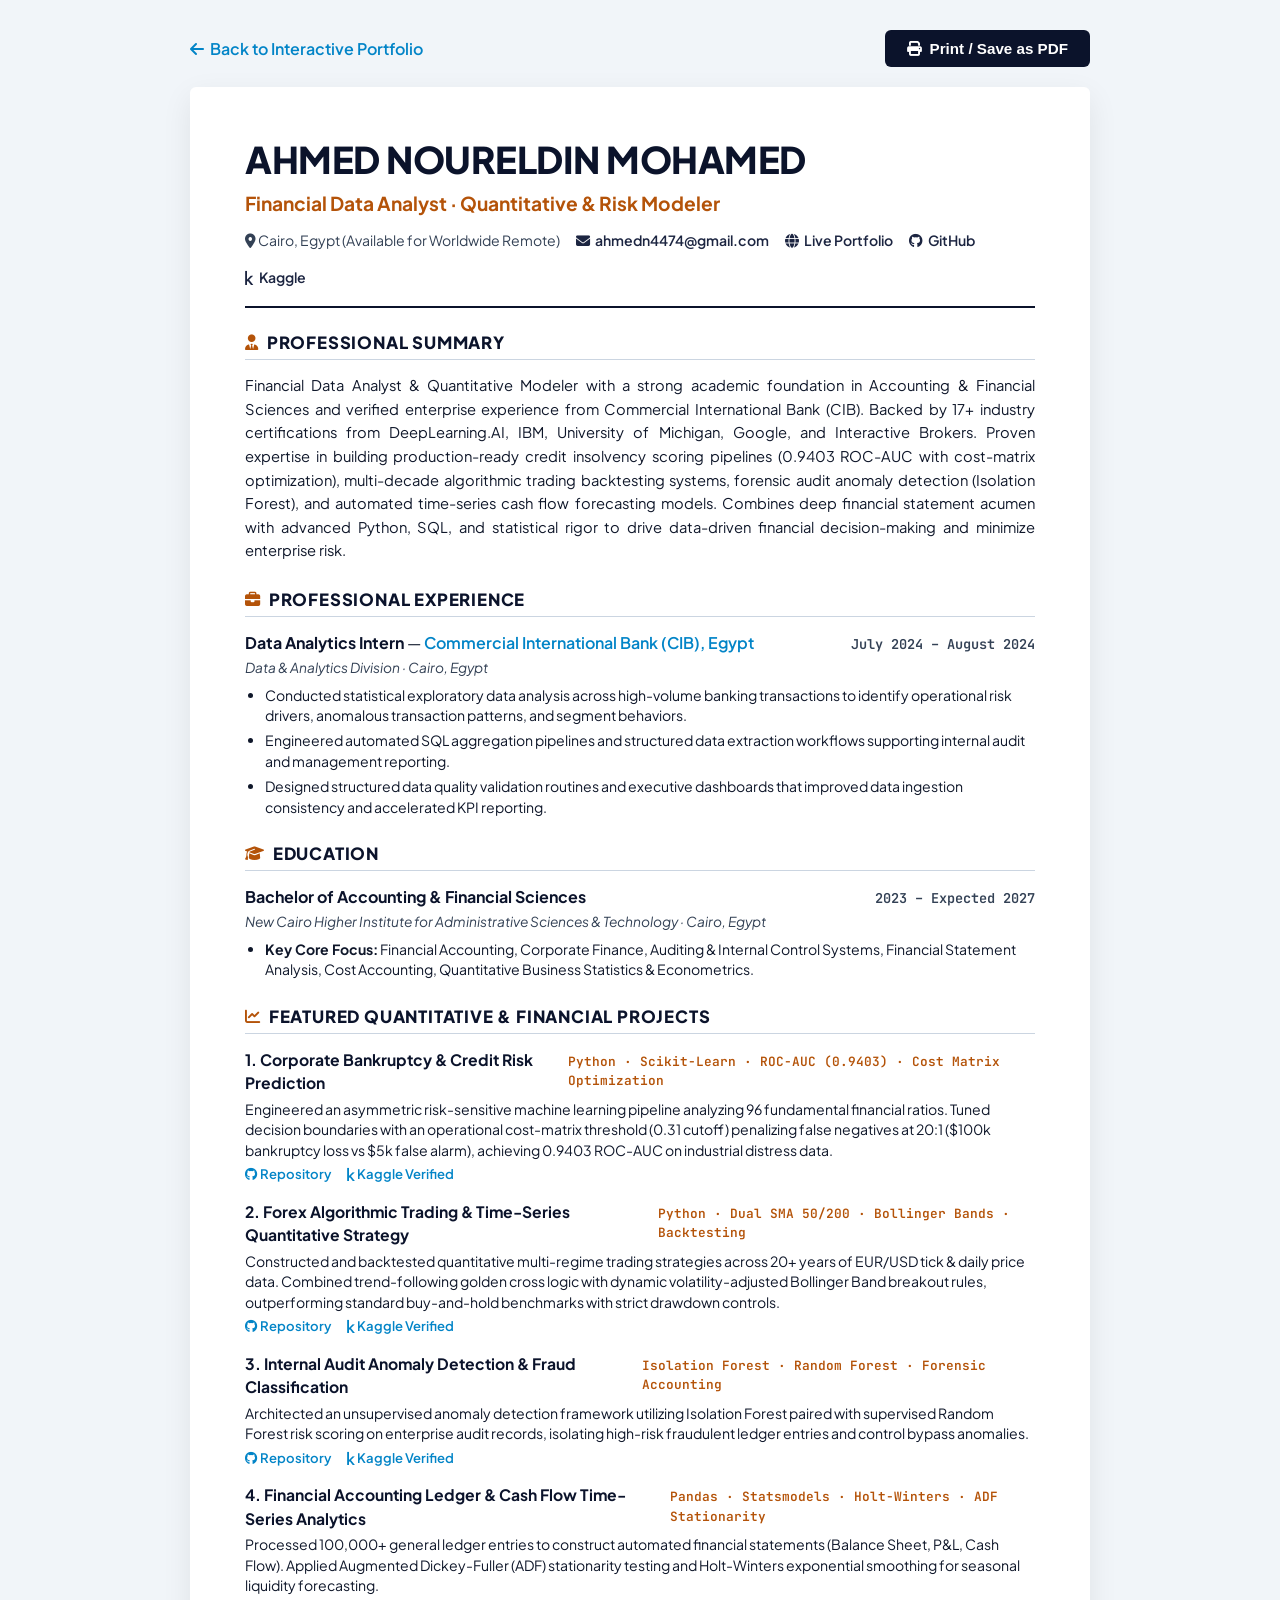
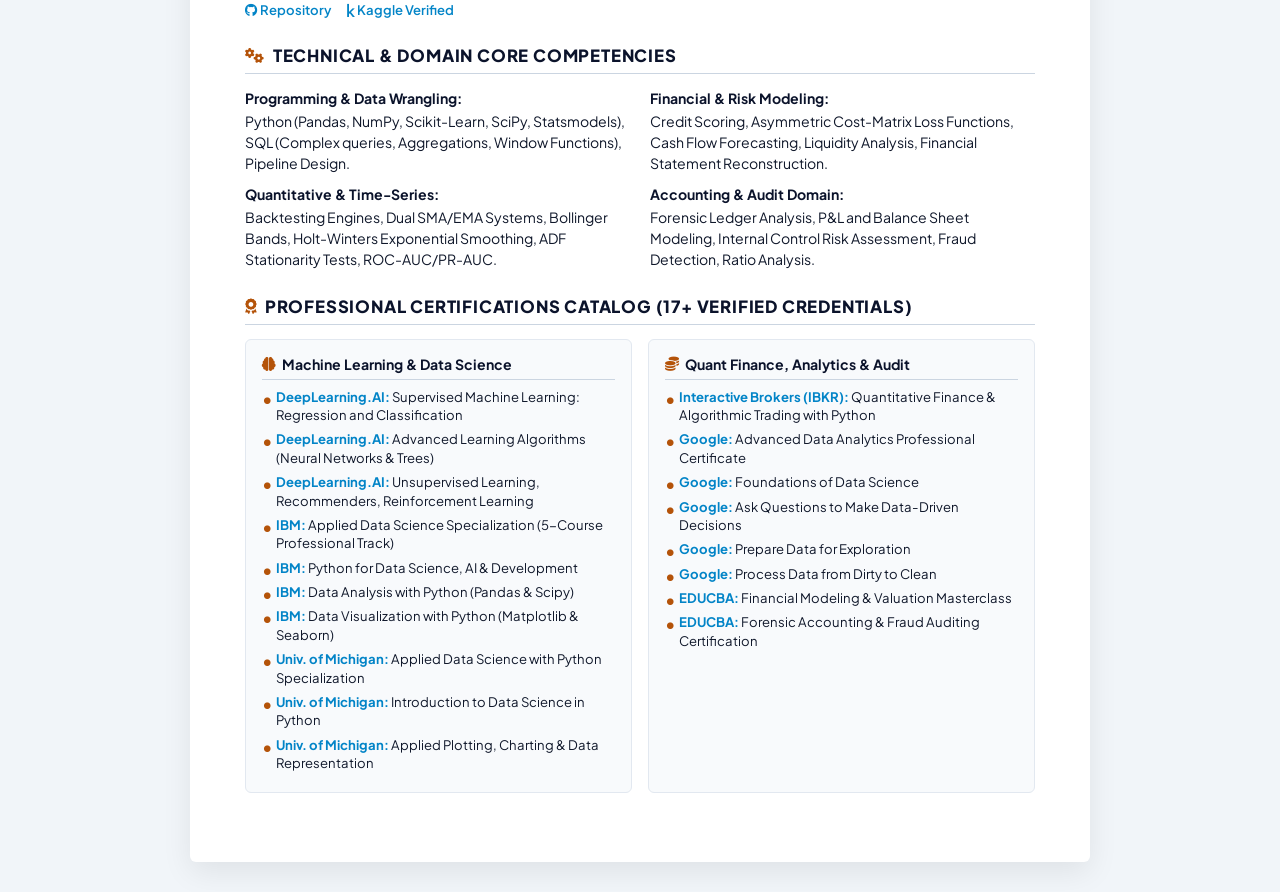
<file: resume.html>
<!DOCTYPE html>
<html lang="en">
<head>
    <meta charset="UTF-8">
    <meta name="viewport" content="width=device-width, initial-scale=1.0">
    <title>Ahmed Noureldin Mohamed - Curriculum Vitae & Resume</title>
    <link href="https://fonts.googleapis.com/css2?family=Plus+Jakarta+Sans:wght@400;500;600;700;800&family=JetBrains+Mono:wght@400;500;600&display=swap" rel="stylesheet">
    <link rel="stylesheet" href="https://cdnjs.cloudflare.com/ajax/libs/font-awesome/6.4.0/css/all.min.css">
    <style>
        :root {
            --primary: #0b132b;
            --primary-light: #1c2541;
            --accent: #b45309;
            --accent-blue: #0284c7;
            --text-dark: #0f172a;
            --text-muted: #334155;
            --border: #cbd5e1;
            --border-light: #e2e8f0;
            --bg-page: #f1f5f9;
        }

        * {
            margin: 0;
            padding: 0;
            box-sizing: border-box;
        }

        body {
            font-family: 'Plus Jakarta Sans', -apple-system, BlinkMacSystemFont, sans-serif;
            color: var(--text-dark);
            background: var(--bg-page);
            line-height: 1.5;
            padding: 30px 15px;
        }

        .resume-container {
            max-width: 900px;
            margin: 0 auto;
            background: #ffffff;
            padding: 45px 55px;
            box-shadow: 0 10px 30px rgba(0,0,0,0.08);
            border-radius: 6px;
        }

        .print-btn-bar {
            max-width: 900px;
            margin: 0 auto 20px;
            display: flex;
            justify-content: space-between;
            align-items: center;
        }

        .btn-print {
            background: var(--primary);
            color: #ffffff;
            padding: 10px 22px;
            border: none;
            border-radius: 6px;
            font-weight: 700;
            font-size: 0.95rem;
            cursor: pointer;
            display: inline-flex;
            align-items: center;
            gap: 8px;
            transition: all 0.2s;
        }
        .btn-print:hover {
            background: var(--accent);
            transform: translateY(-1px);
        }
        .btn-back {
            color: var(--accent-blue);
            font-weight: 600;
            text-decoration: none;
            display: inline-flex;
            align-items: center;
            gap: 6px;
        }

        /* Header */
        .resume-header {
            border-bottom: 2.5px solid var(--primary);
            padding-bottom: 18px;
            margin-bottom: 22px;
        }
        .name {
            font-size: 2.3rem;
            font-weight: 800;
            color: var(--primary);
            text-transform: uppercase;
            letter-spacing: -0.5px;
        }
        .job-title {
            font-size: 1.2rem;
            font-weight: 700;
            color: var(--accent);
            margin-top: 2px;
            margin-bottom: 12px;
        }
        .contact-links {
            display: flex;
            flex-wrap: wrap;
            gap: 16px;
            font-size: 0.88rem;
            color: var(--text-muted);
        }
        .contact-links a {
            color: var(--primary-light);
            text-decoration: none;
            font-weight: 600;
            display: inline-flex;
            align-items: center;
            gap: 5px;
        }
        .contact-links a:hover {
            color: var(--accent-blue);
        }

        /* Sections */
        .resume-section {
            margin-bottom: 24px;
        }
        .section-title {
            font-size: 1.05rem;
            font-weight: 800;
            color: var(--primary);
            text-transform: uppercase;
            letter-spacing: 0.8px;
            border-bottom: 1.5px solid var(--border);
            padding-bottom: 4px;
            margin-bottom: 14px;
            display: flex;
            align-items: center;
            gap: 8px;
        }
        .section-title i {
            color: var(--accent);
            font-size: 0.95rem;
        }

        .summary-text {
            font-size: 0.92rem;
            color: var(--text-dark);
            line-height: 1.6;
            text-align: justify;
        }

        /* Experience & Education */
        .item-block {
            margin-bottom: 16px;
        }
        .item-header {
            display: flex;
            justify-content: space-between;
            align-items: baseline;
            margin-bottom: 3px;
        }
        .item-role {
            font-size: 1rem;
            font-weight: 700;
            color: var(--primary);
        }
        .item-company {
            font-weight: 600;
            color: var(--accent-blue);
        }
        .item-date {
            font-size: 0.85rem;
            font-weight: 600;
            color: var(--text-muted);
            font-family: 'JetBrains Mono', monospace;
        }
        .item-sub {
            font-size: 0.86rem;
            color: var(--text-muted);
            font-style: italic;
            margin-bottom: 6px;
        }
        .item-bullets {
            list-style: disc;
            padding-left: 20px;
            font-size: 0.88rem;
            color: var(--text-dark);
        }
        .item-bullets li {
            margin-bottom: 5px;
            line-height: 1.45;
        }

        /* Projects */
        .project-block {
            margin-bottom: 16px;
        }
        .project-title-row {
            display: flex;
            justify-content: space-between;
            align-items: baseline;
            margin-bottom: 4px;
        }
        .project-name {
            font-size: 0.98rem;
            font-weight: 700;
            color: var(--primary);
        }
        .project-tools {
            font-size: 0.8rem;
            font-family: 'JetBrains Mono', monospace;
            color: var(--accent);
            font-weight: 600;
        }
        .project-desc {
            font-size: 0.88rem;
            color: var(--text-dark);
            margin-bottom: 4px;
            line-height: 1.45;
        }
        .project-links-row {
            font-size: 0.82rem;
            margin-bottom: 4px;
        }
        .project-links-row a {
            color: var(--accent-blue);
            font-weight: 600;
            text-decoration: none;
            margin-right: 14px;
        }

        /* Skills Matrix */
        .skills-grid {
            display: grid;
            grid-template-columns: repeat(2, 1fr);
            gap: 10px 20px;
            font-size: 0.88rem;
        }
        .skill-group strong {
            color: var(--primary);
            display: block;
            margin-bottom: 2px;
        }

        /* Certifications Comprehensive Table / List */
        .certs-container {
            display: grid;
            grid-template-columns: 1fr 1fr;
            gap: 16px;
        }
        .cert-category-box {
            background: #f8fafc;
            border: 1px solid var(--border-light);
            border-radius: 6px;
            padding: 14px 16px;
        }
        .cert-cat-title {
            font-size: 0.88rem;
            font-weight: 700;
            color: var(--primary);
            margin-bottom: 8px;
            display: flex;
            align-items: center;
            gap: 6px;
            border-bottom: 1px solid var(--border);
            padding-bottom: 4px;
        }
        .cert-cat-title i {
            color: var(--accent);
        }
        .cert-items-list {
            list-style: none;
            font-size: 0.82rem;
        }
        .cert-items-list li {
            position: relative;
            padding-left: 14px;
            margin-bottom: 6px;
            line-height: 1.4;
            color: var(--text-dark);
        }
        .cert-items-list li::before {
            content: "•";
            color: var(--accent);
            position: absolute;
            left: 0;
            font-weight: bold;
            font-size: 1rem;
        }
        .cert-issuer-tag {
            font-weight: 700;
            color: var(--accent-blue);
        }

        @media print {
            body {
                background: #ffffff;
                padding: 0;
            }
            .print-btn-bar {
                display: none !important;
            }
            .resume-container {
                box-shadow: none;
                padding: 15px 20px;
                max-width: 100%;
            }
            a {
                text-decoration: none !important;
                color: inherit !important;
            }
        }
    </style>
</head>
<body>

    <div class="print-btn-bar">
        <a href="index.html" class="btn-back"><i class="fa-solid fa-arrow-left"></i> Back to Interactive Portfolio</a>
        <button class="btn-print" onclick="window.print()"><i class="fa-solid fa-print"></i> Print / Save as PDF</button>
    </div>

    <div class="resume-container">
        <!-- Header -->
        <header class="resume-header">
            <h1 class="name">Ahmed Noureldin Mohamed</h1>
            <div class="job-title">Financial Data Analyst · Quantitative & Risk Modeler</div>
            <div class="contact-links">
                <span><i class="fa-solid fa-location-dot"></i> Cairo, Egypt (Available for Worldwide Remote)</span>
                <a href="mailto:ahmedn4474@gmail.com"><i class="fa-solid fa-envelope"></i> ahmedn4474@gmail.com</a>
                <a href="https://ahmedn4474-art.github.io/ahmedn4474-art/" target="_blank"><i class="fa-solid fa-globe"></i> Live Portfolio</a>
                <a href="https://github.com/ahmedn4474-art" target="_blank"><i class="fa-brands fa-github"></i> GitHub</a>
                <a href="https://kaggle.com/ahmednoureldin4474" target="_blank"><i class="fa-brands fa-kaggle"></i> Kaggle</a>
            </div>
        </header>

        <!-- Professional Summary -->
        <section class="resume-section">
            <h2 class="section-title"><i class="fa-solid fa-user-tie"></i> Professional Summary</h2>
            <p class="summary-text">
                Financial Data Analyst & Quantitative Modeler with a strong academic foundation in Accounting & Financial Sciences and verified enterprise experience from Commercial International Bank (CIB). Backed by 17+ industry certifications from DeepLearning.AI, IBM, University of Michigan, Google, and Interactive Brokers. Proven expertise in building production-ready credit insolvency scoring pipelines (0.9403 ROC-AUC with cost-matrix optimization), multi-decade algorithmic trading backtesting systems, forensic audit anomaly detection (Isolation Forest), and automated time-series cash flow forecasting models. Combines deep financial statement acumen with advanced Python, SQL, and statistical rigor to drive data-driven financial decision-making and minimize enterprise risk.
            </p>
        </section>

        <!-- Work Experience -->
        <section class="resume-section">
            <h2 class="section-title"><i class="fa-solid fa-briefcase"></i> Professional Experience</h2>
            <div class="item-block">
                <div class="item-header">
                    <div><span class="item-role">Data Analytics Intern</span> — <span class="item-company">Commercial International Bank (CIB), Egypt</span></div>
                    <span class="item-date">July 2024 – August 2024</span>
                </div>
                <div class="item-sub">Data & Analytics Division · Cairo, Egypt</div>
                <ul class="item-bullets">
                    <li>Conducted statistical exploratory data analysis across high-volume banking transactions to identify operational risk drivers, anomalous transaction patterns, and segment behaviors.</li>
                    <li>Engineered automated SQL aggregation pipelines and structured data extraction workflows supporting internal audit and management reporting.</li>
                    <li>Designed structured data quality validation routines and executive dashboards that improved data ingestion consistency and accelerated KPI reporting.</li>
                </ul>
            </div>
        </section>

        <!-- Education -->
        <section class="resume-section">
            <h2 class="section-title"><i class="fa-solid fa-graduation-cap"></i> Education</h2>
            <div class="item-block">
                <div class="item-header">
                    <div><span class="item-role">Bachelor of Accounting & Financial Sciences</span></div>
                    <span class="item-date">2023 – Expected 2027</span>
                </div>
                <div class="item-sub">New Cairo Higher Institute for Administrative Sciences & Technology · Cairo, Egypt</div>
                <ul class="item-bullets">
                    <li><strong>Key Core Focus:</strong> Financial Accounting, Corporate Finance, Auditing & Internal Control Systems, Financial Statement Analysis, Cost Accounting, Quantitative Business Statistics & Econometrics.</li>
                </ul>
            </div>
        </section>

        <!-- Verified Projects -->
        <section class="resume-section">
            <h2 class="section-title"><i class="fa-solid fa-chart-line"></i> Featured Quantitative & Financial Projects</h2>
            
            <div class="project-block">
                <div class="project-title-row">
                    <span class="project-name">1. Corporate Bankruptcy & Credit Risk Prediction</span>
                    <span class="project-tools">Python · Scikit-Learn · ROC-AUC (0.9403) · Cost Matrix Optimization</span>
                </div>
                <p class="project-desc">
                    Engineered an asymmetric risk-sensitive machine learning pipeline analyzing 96 fundamental financial ratios. Tuned decision boundaries with an operational cost-matrix threshold (0.31 cutoff) penalizing false negatives at 20:1 ($100k bankruptcy loss vs $5k false alarm), achieving 0.9403 ROC-AUC on industrial distress data.
                </p>
                <div class="project-links-row">
                    <a href="https://github.com/ahmedn4474-art/Corporate-Bankruptcy-Prediction" target="_blank"><i class="fa-brands fa-github"></i> Repository</a>
                    <a href="https://www.kaggle.com/code/ahmednoureldin4474/corporate-bankruptcy-risk-prediction" target="_blank"><i class="fa-brands fa-kaggle"></i> Kaggle Verified</a>
                </div>
            </div>

            <div class="project-block">
                <div class="project-title-row">
                    <span class="project-name">2. Forex Algorithmic Trading & Time-Series Quantitative Strategy</span>
                    <span class="project-tools">Python · Dual SMA 50/200 · Bollinger Bands · Backtesting</span>
                </div>
                <p class="project-desc">
                    Constructed and backtested quantitative multi-regime trading strategies across 20+ years of EUR/USD tick & daily price data. Combined trend-following golden cross logic with dynamic volatility-adjusted Bollinger Band breakout rules, outperforming standard buy-and-hold benchmarks with strict drawdown controls.
                </p>
                <div class="project-links-row">
                    <a href="https://github.com/ahmedn4474-art/Forex-Trading-System" target="_blank"><i class="fa-brands fa-github"></i> Repository</a>
                    <a href="https://www.kaggle.com/code/ahmednoureldin4474/forex-exchange-rates-algorithmic-trading" target="_blank"><i class="fa-brands fa-kaggle"></i> Kaggle Verified</a>
                </div>
            </div>

            <div class="project-block">
                <div class="project-title-row">
                    <span class="project-name">3. Internal Audit Anomaly Detection & Fraud Classification</span>
                    <span class="project-tools">Isolation Forest · Random Forest · Forensic Accounting</span>
                </div>
                <p class="project-desc">
                    Architected an unsupervised anomaly detection framework utilizing Isolation Forest paired with supervised Random Forest risk scoring on enterprise audit records, isolating high-risk fraudulent ledger entries and control bypass anomalies.
                </p>
                <div class="project-links-row">
                    <a href="https://github.com/ahmedn4474-art/Audit-Risk-Model" target="_blank"><i class="fa-brands fa-github"></i> Repository</a>
                    <a href="https://www.kaggle.com/code/ahmednoureldin4474/internal-audit-risk-anomaly-detection" target="_blank"><i class="fa-brands fa-kaggle"></i> Kaggle Verified</a>
                </div>
            </div>

            <div class="project-block">
                <div class="project-title-row">
                    <span class="project-name">4. Financial Accounting Ledger & Cash Flow Time-Series Analytics</span>
                    <span class="project-tools">Pandas · Statsmodels · Holt-Winters · ADF Stationarity</span>
                </div>
                <p class="project-desc">
                    Processed 100,000+ general ledger entries to construct automated financial statements (Balance Sheet, P&L, Cash Flow). Applied Augmented Dickey-Fuller (ADF) stationarity testing and Holt-Winters exponential smoothing for seasonal liquidity forecasting.
                </p>
                <div class="project-links-row">
                    <a href="https://github.com/ahmedn4474-art/Financial-Accounting-Ledger" target="_blank"><i class="fa-brands fa-github"></i> Repository</a>
                    <a href="https://www.kaggle.com/code/ahmednoureldin4474/financial-accounting-and-cash-flow-analytics" target="_blank"><i class="fa-brands fa-kaggle"></i> Kaggle Verified</a>
                </div>
            </div>
        </section>

        <!-- Technical & Financial Skills Matrix -->
        <section class="resume-section">
            <h2 class="section-title"><i class="fa-solid fa-gears"></i> Technical & Domain Core Competencies</h2>
            <div class="skills-grid">
                <div class="skill-group">
                    <strong>Programming & Data Wrangling:</strong>
                    Python (Pandas, NumPy, Scikit-Learn, SciPy, Statsmodels), SQL (Complex queries, Aggregations, Window Functions), Pipeline Design.
                </div>
                <div class="skill-group">
                    <strong>Financial & Risk Modeling:</strong>
                    Credit Scoring, Asymmetric Cost-Matrix Loss Functions, Cash Flow Forecasting, Liquidity Analysis, Financial Statement Reconstruction.
                </div>
                <div class="skill-group">
                    <strong>Quantitative & Time-Series:</strong>
                    Backtesting Engines, Dual SMA/EMA Systems, Bollinger Bands, Holt-Winters Exponential Smoothing, ADF Stationarity Tests, ROC-AUC/PR-AUC.
                </div>
                <div class="skill-group">
                    <strong>Accounting & Audit Domain:</strong>
                    Forensic Ledger Analysis, P&L and Balance Sheet Modeling, Internal Control Risk Assessment, Fraud Detection, Ratio Analysis.
                </div>
            </div>
        </section>

        <!-- 17+ Verified Certifications Catalog -->
        <section class="resume-section">
            <h2 class="section-title"><i class="fa-solid fa-award"></i> Professional Certifications Catalog (17+ Verified Credentials)</h2>
            <div class="certs-container">
                <!-- Group 1: Machine Learning & Data Science -->
                <div class="cert-category-box">
                    <div class="cert-cat-title"><i class="fa-solid fa-brain"></i> Machine Learning & Data Science</div>
                    <ul class="cert-items-list">
                        <li><span class="cert-issuer-tag">DeepLearning.AI:</span> Supervised Machine Learning: Regression and Classification</li>
                        <li><span class="cert-issuer-tag">DeepLearning.AI:</span> Advanced Learning Algorithms (Neural Networks & Trees)</li>
                        <li><span class="cert-issuer-tag">DeepLearning.AI:</span> Unsupervised Learning, Recommenders, Reinforcement Learning</li>
                        <li><span class="cert-issuer-tag">IBM:</span> Applied Data Science Specialization (5-Course Professional Track)</li>
                        <li><span class="cert-issuer-tag">IBM:</span> Python for Data Science, AI & Development</li>
                        <li><span class="cert-issuer-tag">IBM:</span> Data Analysis with Python (Pandas & Scipy)</li>
                        <li><span class="cert-issuer-tag">IBM:</span> Data Visualization with Python (Matplotlib & Seaborn)</li>
                        <li><span class="cert-issuer-tag">Univ. of Michigan:</span> Applied Data Science with Python Specialization</li>
                        <li><span class="cert-issuer-tag">Univ. of Michigan:</span> Introduction to Data Science in Python</li>
                        <li><span class="cert-issuer-tag">Univ. of Michigan:</span> Applied Plotting, Charting & Data Representation</li>
                    </ul>
                </div>

                <!-- Group 2: Quantitative Finance, Analytics & Auditing -->
                <div class="cert-category-box">
                    <div class="cert-cat-title"><i class="fa-solid fa-coins"></i> Quant Finance, Analytics & Audit</div>
                    <ul class="cert-items-list">
                        <li><span class="cert-issuer-tag">Interactive Brokers (IBKR):</span> Quantitative Finance & Algorithmic Trading with Python</li>
                        <li><span class="cert-issuer-tag">Google:</span> Advanced Data Analytics Professional Certificate</li>
                        <li><span class="cert-issuer-tag">Google:</span> Foundations of Data Science</li>
                        <li><span class="cert-issuer-tag">Google:</span> Ask Questions to Make Data-Driven Decisions</li>
                        <li><span class="cert-issuer-tag">Google:</span> Prepare Data for Exploration</li>
                        <li><span class="cert-issuer-tag">Google:</span> Process Data from Dirty to Clean</li>
                        <li><span class="cert-issuer-tag">EDUCBA:</span> Financial Modeling & Valuation Masterclass</li>
                        <li><span class="cert-issuer-tag">EDUCBA:</span> Forensic Accounting & Fraud Auditing Certification</li>
                    </ul>
                </div>
            </div>
        </section>
    </div>

</body>
</html>
</file>
